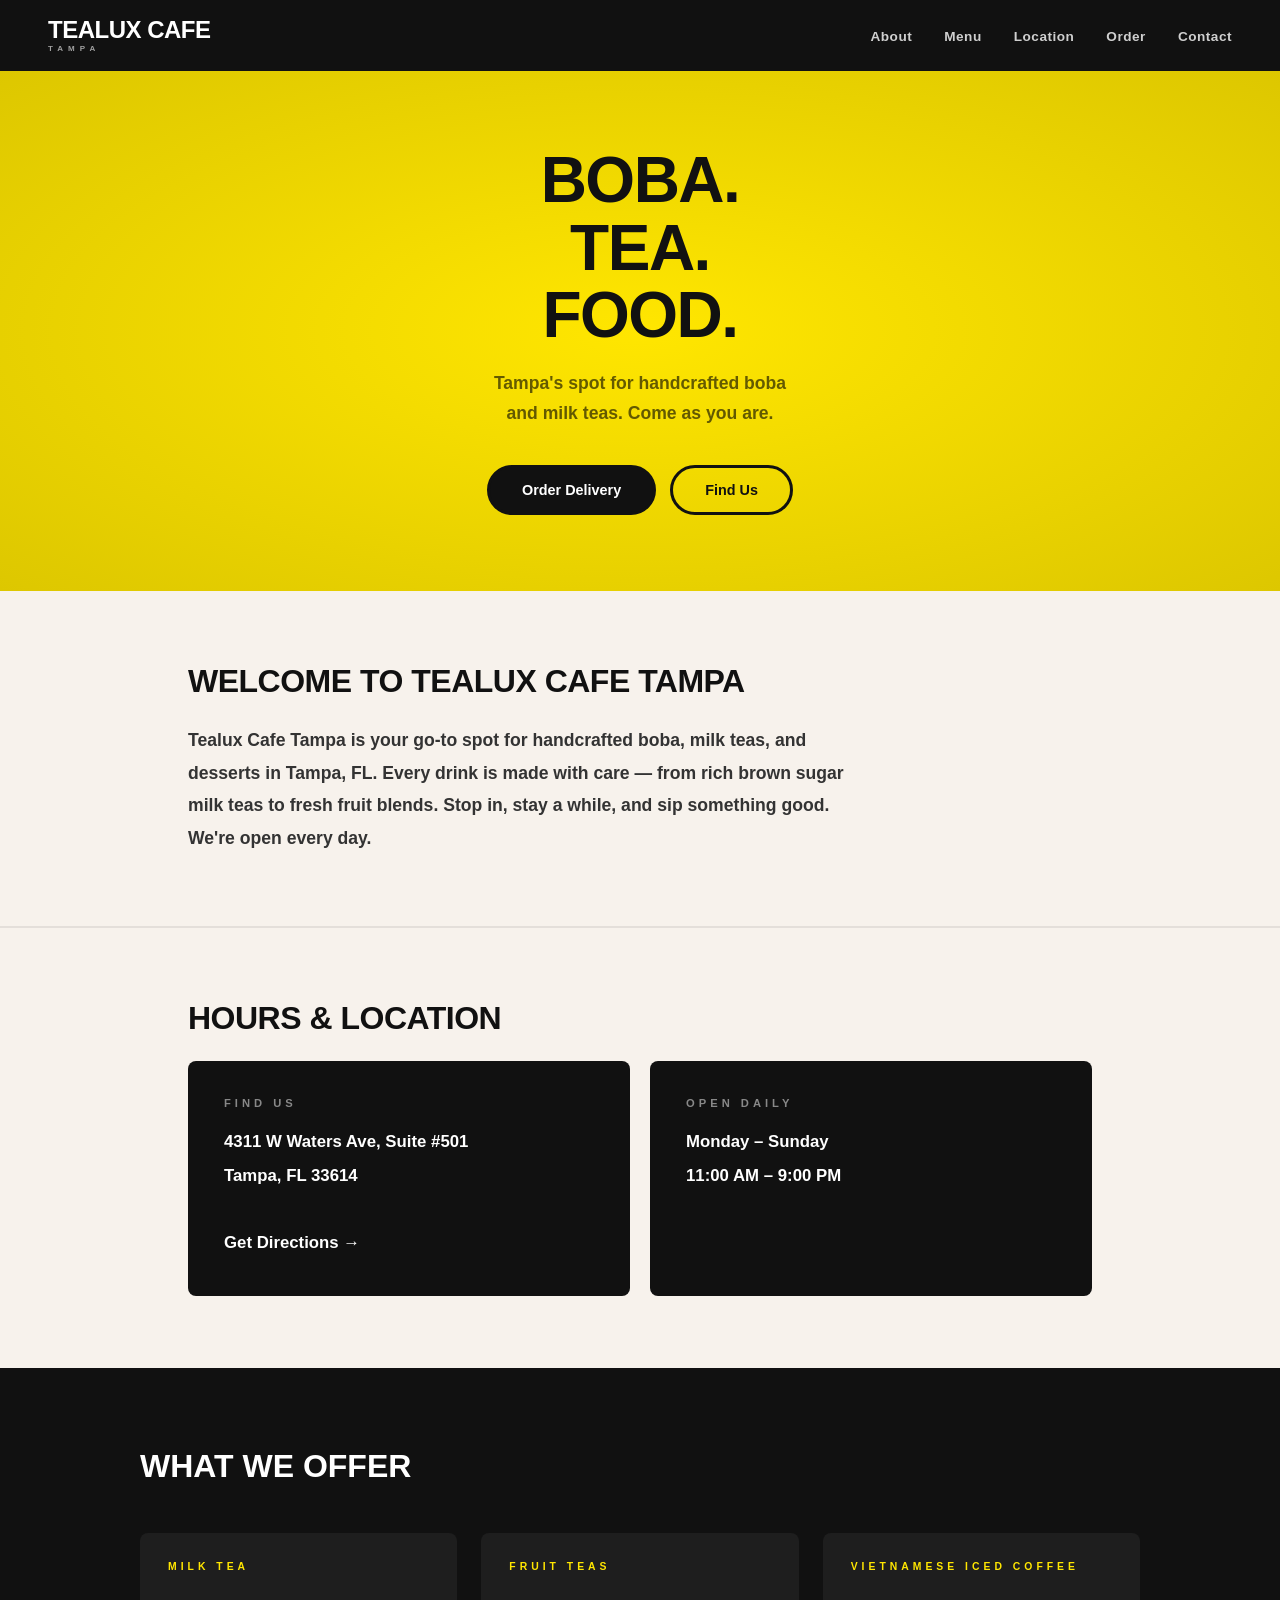
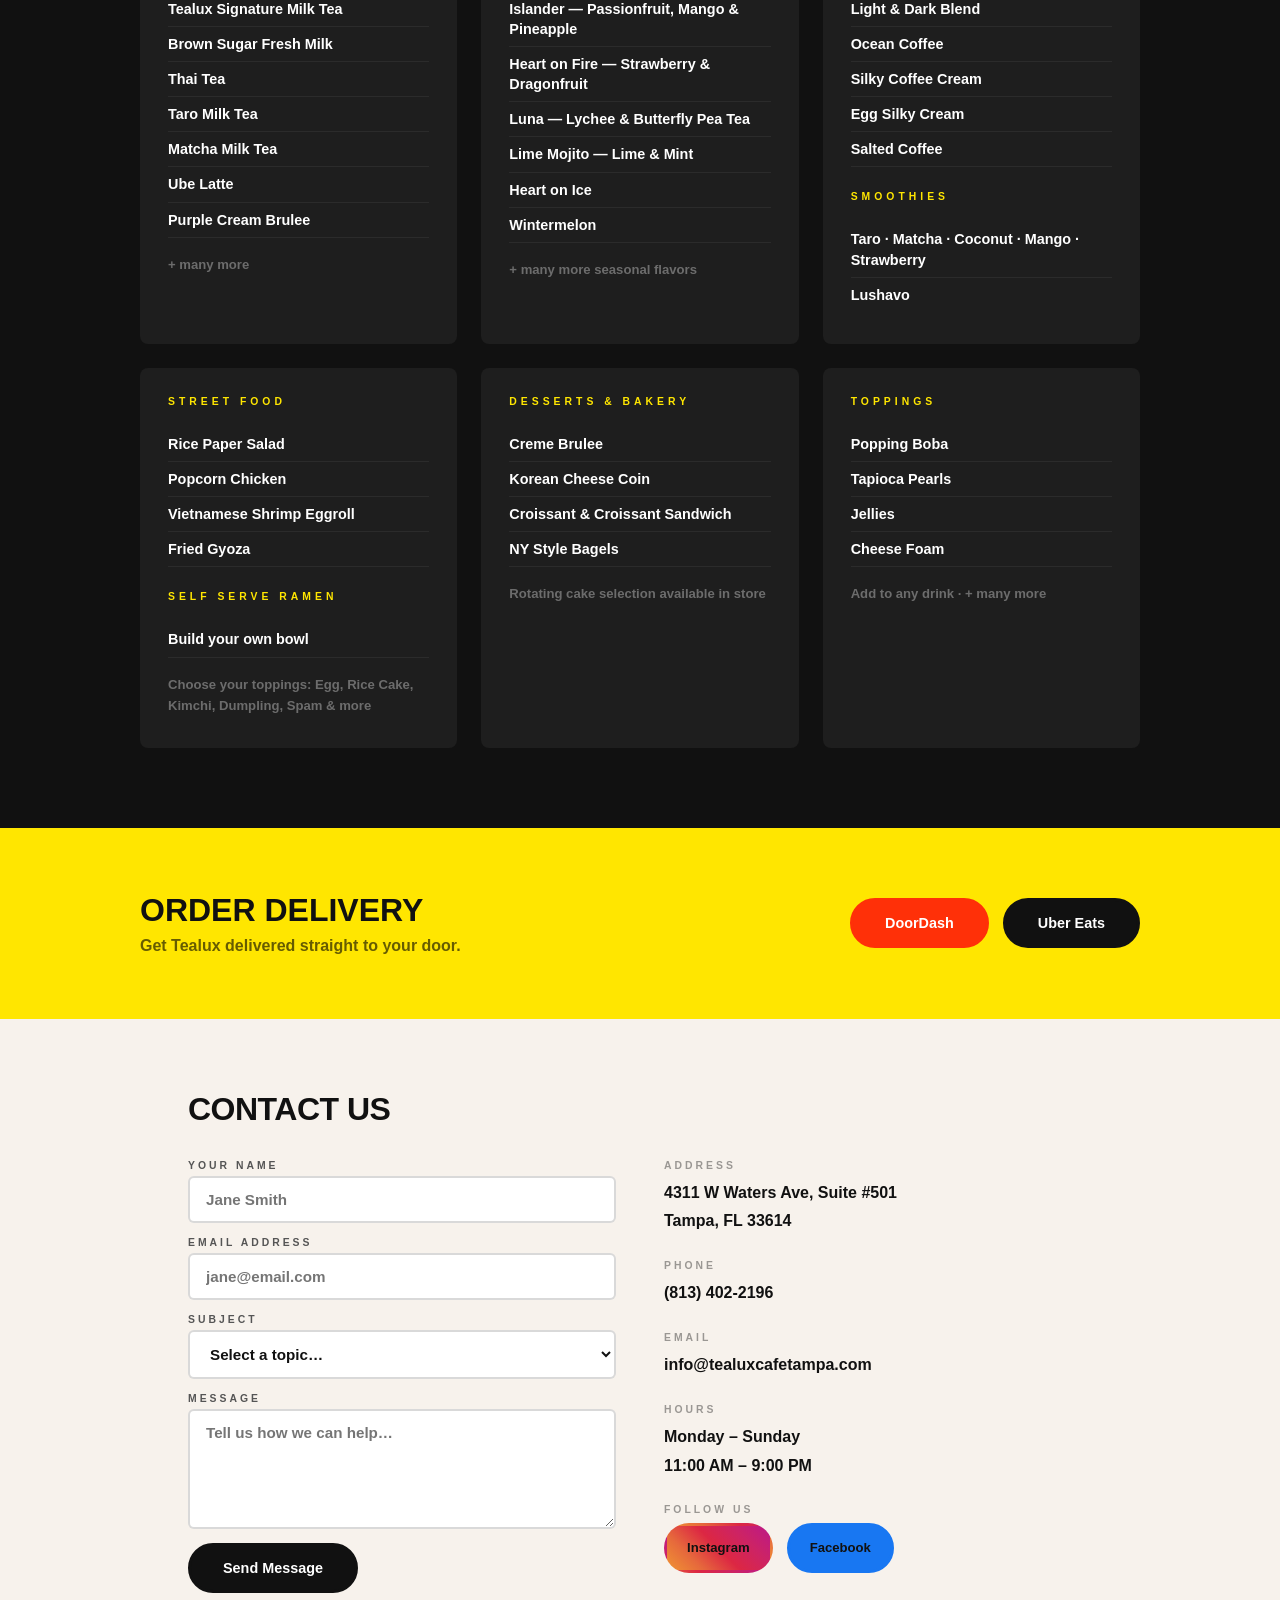
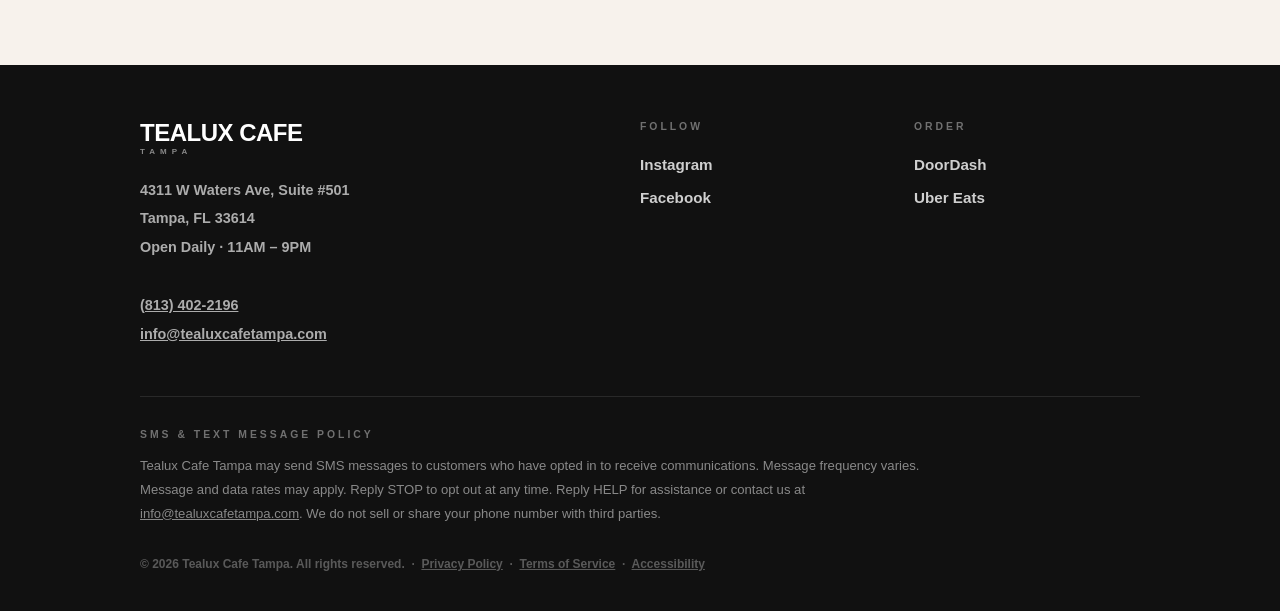
<file: index.html>
<!DOCTYPE html>
<html lang="en">
<head>
  <meta charset="UTF-8" />
  <meta name="viewport" content="width=device-width, initial-scale=1.0" />
  <title>Tealux Cafe Tampa | Boba, Milk Tea & Desserts</title>
  <meta name="description" content="Tealux Cafe Tampa — handcrafted boba, milk tea, and desserts at 4311 W Waters Ave, Tampa FL. Open daily 11AM–9PM." />
  <meta name="theme-color" content="#111111" />
  <style>
    :root {
      --crimson:  #FFE600;
      --crimson2: #DDC700;
      --black:    #111111;
      --white:    #FFFFFF;
      --cream:    #F7F2EC;
      --gold:     #FFE600;
    }

    /* ── ADA / ACCESSIBILITY ── */
    .skip-link {
      position: absolute;
      top: -100px;
      left: 0;
      background: var(--gold);
      color: var(--black);
      padding: 12px 20px;
      font-weight: 900;
      font-size: 0.9rem;
      z-index: 9999;
      text-decoration: none;
      border-radius: 0 0 6px 0;
    }
    .skip-link:focus { top: 0; }

    *:focus-visible {
      outline: 3px solid var(--gold);
      outline-offset: 3px;
    }

    * { margin: 0; padding: 0; box-sizing: border-box; }

    body {
      font-family: 'Arial Black', 'Arial', sans-serif;
      background: var(--cream);
      color: var(--black);
    }

    /* ── NAV ── */
    nav {
      background: var(--black);
      padding: 18px 48px;
      display: flex;
      align-items: center;
      justify-content: space-between;
      position: sticky;
      top: 0;
      z-index: 100;
    }

    .logo {
      text-decoration: none;
      color: var(--white);
      line-height: 1;
    }
    .logo-main {
      font-size: 1.5rem;
      font-weight: 900;
      letter-spacing: -0.5px;
      display: block;
    }
    .logo-sub {
      font-size: 0.5rem;
      letter-spacing: 5px;
      font-weight: 700;
      opacity: 0.6;
      display: block;
      margin-top: 3px;
    }

    nav ul {
      list-style: none;
      display: flex;
      gap: 32px;
    }
    nav ul a {
      text-decoration: none;
      color: var(--white);
      font-weight: 700;
      font-size: 0.85rem;
      letter-spacing: 0.5px;
      opacity: 0.8;
    }
    nav ul a:hover { opacity: 1; }

    /* ── HERO ── */
    .hero {
      background: radial-gradient(ellipse at center, var(--gold) 0%, var(--crimson2) 100%);
      display: flex;
      flex-direction: column;
      justify-content: center;
      align-items: center;
      text-align: center;
      min-height: 520px;
      padding: 60px 72px;
    }
    .hero-text {
      max-width: 640px;
      margin: 0 auto;
    }
    .hero-text .btn-row {
      justify-content: center;
    }
    .hero-text h1 {
      font-size: 4rem;
      font-weight: 900;
      color: var(--black);
      line-height: 1.05;
      letter-spacing: -1.5px;
      margin-bottom: 20px;
    }
    .hero-text p {
      font-size: 1.1rem;
      font-weight: 600;
      color: rgba(0,0,0,0.6);
      line-height: 1.7;
      margin-bottom: 36px;
    }

    /* ── BUTTONS ── */
    .btn {
      display: inline-block;
      padding: 14px 32px;
      border-radius: 50px;
      font-family: 'Arial Black', Arial, sans-serif;
      font-weight: 900;
      font-size: 0.9rem;
      text-decoration: none;
      transition: all 0.15s;
      cursor: pointer;
    }
    .btn-white {
      background: var(--white);
      color: var(--black);
      border: 3px solid var(--white);
    }
    .btn-white:hover {
      background: transparent;
      color: var(--white);
    }
    .btn-outline-dark {
      background: transparent;
      color: var(--black);
      border: 3px solid var(--black);
    }
    .btn-outline-dark:hover {
      background: var(--black);
      color: var(--white);
    }
    .btn-dark {
      background: var(--black);
      color: var(--white);
      border: 3px solid var(--black);
    }
    .btn-dark:hover {
      background: transparent;
      color: var(--black);
    }
    .btn-crimson {
      background: var(--crimson);
      color: var(--black);
      border: 3px solid var(--crimson);
    }
    .btn-crimson:hover {
      background: transparent;
      color: var(--crimson);
    }
    .btn-instagram {
      background: linear-gradient(45deg, #f09433 0%, #e6683c 25%, #dc2743 50%, #cc2366 75%, #bc1888 100%);
      color: var(--white);
      border: 3px solid transparent;
    }
    .btn-instagram:hover { opacity: 0.85; }
    .btn-facebook {
      background: #1877F2;
      color: var(--white);
      border: 3px solid #1877F2;
    }
    .btn-facebook:hover {
      background: transparent;
      color: #1877F2;
    }
    .btn-doordash {
      background: #FF3008;
      color: var(--white);
      border: 3px solid #FF3008;
    }
    .btn-doordash:hover {
      background: transparent;
      color: #FF3008;
    }
    .btn-ubereats {
      background: var(--black);
      color: var(--white);
      border: 3px solid var(--black);
    }
    .btn-ubereats:hover {
      background: transparent;
      color: var(--black);
    }

    .btn-row {
      display: flex;
      gap: 14px;
      flex-wrap: wrap;
    }

    /* ── DIVIDER ── */
    hr { border: none; border-top: 2px solid rgba(0,0,0,0.08); }

    /* ── SECTIONS ── */
    section {
      max-width: 1000px;
      margin: 0 auto;
      padding: 72px 48px;
    }
    section h2 {
      font-size: 2rem;
      font-weight: 900;
      text-transform: uppercase;
      letter-spacing: -0.5px;
      margin-bottom: 24px;
    }

    /* ── ABOUT ── */
    .about-text {
      font-size: 1.1rem;
      font-weight: 600;
      line-height: 1.85;
      max-width: 660px;
      color: #333;
    }

    /* ── INFO CARDS ── */
    .info-grid {
      display: grid;
      grid-template-columns: 1fr 1fr;
      gap: 20px;
    }
    .info-card {
      background: var(--black);
      color: var(--white);
      padding: 36px;
      border-radius: 8px;
    }
    .info-card h3 {
      font-size: 0.7rem;
      letter-spacing: 4px;
      text-transform: uppercase;
      margin-bottom: 16px;
      opacity: 0.5;
    }
    .info-card p, .info-card a {
      font-size: 1.05rem;
      font-weight: 700;
      line-height: 2;
      color: var(--white);
      text-decoration: none;
    }
    .info-card a:hover { text-decoration: underline; }

    /* ── ORDER STRIP ── */
    .order-strip {
      background: var(--crimson);
      padding: 64px 48px;
    }
    .order-inner {
      max-width: 1000px;
      margin: 0 auto;
      display: flex;
      align-items: center;
      justify-content: space-between;
      gap: 32px;
      flex-wrap: wrap;
    }
    .order-inner h2 {
      font-size: 2rem;
      font-weight: 900;
      color: var(--black);
      text-transform: uppercase;
    }
    .order-inner p {
      font-size: 1rem;
      color: rgba(0,0,0,0.6);
      margin-top: 8px;
      font-weight: 600;
    }

    /* ── CONTACT ── */
    .contact-detail {
      font-size: 1.05rem;
      font-weight: 700;
      line-height: 2.4;
      margin-top: 28px;
    }
    .contact-detail a {
      color: var(--black);
      text-decoration: none;
    }
    .contact-detail a:hover { text-decoration: underline; }

    /* ── CONTACT FORM ── */
    .contact-layout {
      display: grid;
      grid-template-columns: 1fr 1fr;
      gap: 48px;
      margin-top: 32px;
      align-items: start;
    }
    .contact-form {
      display: flex;
      flex-direction: column;
      gap: 14px;
    }
    .contact-form label {
      font-size: 0.65rem;
      letter-spacing: 3px;
      text-transform: uppercase;
      font-weight: 900;
      color: #555;
      display: block;
      margin-bottom: 5px;
    }
    .contact-form input,
    .contact-form textarea,
    .contact-form select {
      width: 100%;
      padding: 13px 16px;
      font-family: 'Arial Black', Arial, sans-serif;
      font-weight: 700;
      font-size: 0.95rem;
      border: 2.5px solid rgba(0,0,0,0.15);
      border-radius: 6px;
      background: var(--white);
      color: var(--black);
      outline: none;
      transition: border-color 0.15s;
      box-sizing: border-box;
    }
    .contact-form input:focus,
    .contact-form textarea:focus,
    .contact-form select:focus {
      border-color: var(--gold);
    }
    .contact-form textarea {
      resize: vertical;
      min-height: 120px;
    }
    .contact-form .form-field { display: flex; flex-direction: column; }
    .contact-form .form-success {
      display: none;
      background: #e8f5e9;
      border: 2px solid #4caf50;
      border-radius: 6px;
      padding: 16px 20px;
      font-size: 0.95rem;
      font-weight: 700;
      color: #2e7d32;
    }
    .contact-info-block {
      display: flex;
      flex-direction: column;
      gap: 24px;
    }
    .contact-info-item h4 {
      font-size: 0.65rem;
      letter-spacing: 3px;
      text-transform: uppercase;
      opacity: 0.4;
      margin-bottom: 8px;
    }
    .contact-info-item p,
    .contact-info-item a {
      font-size: 1rem;
      font-weight: 700;
      line-height: 1.8;
      color: var(--black);
      text-decoration: none;
    }
    .contact-info-item a:hover { text-decoration: underline; }

    @media (max-width: 768px) {
      .contact-layout { grid-template-columns: 1fr; gap: 32px; }
    }

    /* ── FOOTER ── */
    footer {
      background: var(--black);
      color: var(--white);
      padding: 56px 48px 40px;
    }
    .footer-inner {
      max-width: 1000px;
      margin: 0 auto;
    }
    .footer-grid {
      display: grid;
      grid-template-columns: 2fr 1fr 1fr;
      gap: 48px;
      margin-bottom: 48px;
    }
    .footer-logo-main {
      font-size: 1.5rem;
      font-weight: 900;
      color: var(--white);
      letter-spacing: -0.5px;
      line-height: 1;
    }
    .footer-logo-sub {
      font-size: 0.5rem;
      letter-spacing: 5px;
      font-weight: 700;
      opacity: 0.5;
      display: block;
      margin-top: 3px;
    }
    .footer-addr {
      font-size: 0.9rem;
      font-weight: 600;
      line-height: 2;
      margin-top: 20px;
      opacity: 0.65;
    }
    .footer-addr a { color: var(--white); }
    .footer-col h4 {
      font-size: 0.65rem;
      letter-spacing: 3px;
      text-transform: uppercase;
      opacity: 0.4;
      margin-bottom: 16px;
    }
    .footer-col a {
      display: block;
      color: var(--white);
      text-decoration: none;
      font-size: 0.95rem;
      font-weight: 700;
      line-height: 2.2;
      opacity: 0.8;
    }
    .footer-col a:hover { opacity: 1; }

    .sms-policy {
      border-top: 1px solid rgba(255,255,255,0.1);
      padding-top: 32px;
    }
    .sms-policy h4 {
      font-size: 0.65rem;
      letter-spacing: 3px;
      text-transform: uppercase;
      opacity: 0.4;
      margin-bottom: 14px;
    }
    .sms-policy p {
      font-size: 0.82rem;
      font-weight: 500;
      line-height: 1.8;
      opacity: 0.5;
      max-width: 780px;
    }
    .sms-policy a { color: var(--white); }
    .footer-copy {
      margin-top: 32px;
      font-size: 0.75rem;
      opacity: 0.3;
      font-weight: 600;
    }

    /* ── MENU ── */
    .menu-wrap {
      background: var(--black);
      padding: 80px 48px;
    }
    .menu-inner {
      max-width: 1000px;
      margin: 0 auto;
    }
    .menu-inner > h2 {
      font-size: 2rem;
      font-weight: 900;
      text-transform: uppercase;
      color: var(--white);
      margin-bottom: 48px;
    }
    .menu-grid {
      display: grid;
      grid-template-columns: repeat(3, 1fr);
      gap: 24px;
    }
    .menu-card {
      background: #1e1e1e;
      border-radius: 8px;
      padding: 28px 28px 32px;
    }
    .menu-card h3 {
      font-size: 0.65rem;
      letter-spacing: 4px;
      text-transform: uppercase;
      color: var(--gold);
      margin-bottom: 20px;
    }
    .menu-item {
      padding: 7px 0;
      border-bottom: 1px solid rgba(255,255,255,0.06);
    }
    .menu-item:last-child { border-bottom: none; }
    .menu-item-name {
      font-size: 0.9rem;
      font-weight: 700;
      color: var(--white);
      line-height: 1.4;
    }
    .menu-item-new {
      font-size: 0.6rem;
      font-weight: 900;
      color: var(--gold);
      letter-spacing: 1px;
      margin-left: 4px;
      vertical-align: middle;
    }
    .menu-note {
      font-size: 0.82rem;
      font-weight: 600;
      color: rgba(255,255,255,0.35);
      margin-top: 16px;
      line-height: 1.6;
    }
    /* ── HAMBURGER BUTTON ── */
    .nav-toggle {
      display: none;
      flex-direction: column;
      gap: 5px;
      background: none;
      border: none;
      cursor: pointer;
      padding: 8px;
      min-width: 44px;
      min-height: 44px;
      align-items: center;
      justify-content: center;
    }
    .nav-toggle span {
      display: block;
      width: 24px;
      height: 2px;
      background: var(--white);
      transition: all 0.2s;
    }
    .nav-toggle.open span:nth-child(1) { transform: translateY(7px) rotate(45deg); }
    .nav-toggle.open span:nth-child(2) { opacity: 0; }
    .nav-toggle.open span:nth-child(3) { transform: translateY(-7px) rotate(-45deg); }

    /* ── MOBILE NAV DRAWER ── */
    .mobile-nav {
      display: none;
      background: var(--black);
      padding: 0 24px 24px;
    }
    .mobile-nav.open { display: block; }
    .mobile-nav a {
      display: block;
      color: var(--white);
      text-decoration: none;
      font-family: 'Arial Black', Arial, sans-serif;
      font-weight: 900;
      font-size: 1.1rem;
      padding: 14px 0;
      border-bottom: 1px solid rgba(255,255,255,0.08);
    }
    .mobile-nav a:last-child { border-bottom: none; }

    /* ── TOUCH TARGET SIZING (ADA — min 44×44px) ── */
    .btn { min-height: 44px; display: inline-flex; align-items: center; justify-content: center; }

    /* ── TABLET (768px) ── */
    @media (max-width: 768px) {
      /* Nav */
      nav { padding: 16px 24px; }
      nav ul { display: none; }
      .nav-toggle { display: flex; }

      /* Hero */
      .hero {
        padding: 48px 24px 0;
        min-height: auto;
      }
      .hero-text { max-width: none; }
      .hero-text h1 { font-size: 2.8rem; }

      /* Sections */
      section { padding: 48px 24px; }
      .info-grid { grid-template-columns: 1fr; }

      /* Menu */
      .menu-wrap { padding: 48px 24px; }
      .menu-grid { grid-template-columns: 1fr; }

      /* Order strip */
      .order-strip { padding: 48px 24px; }
      .order-inner { flex-direction: column; text-align: center; }
      .order-inner .btn-row { justify-content: center; }

      /* Footer */
      .footer-grid { grid-template-columns: 1fr; gap: 32px; }
      footer { padding: 40px 24px 32px; }
    }

    /* ── SMALL PHONES (400px) ── */
    @media (max-width: 400px) {
      .hero-text h1 { font-size: 2.2rem; }
      .hero-text p { font-size: 1rem; }
      .btn { padding: 14px 22px; font-size: 0.85rem; }
      section h2 { font-size: 1.6rem; }
      .menu-inner > h2 { font-size: 1.6rem; }
      .order-inner h2 { font-size: 1.6rem; }
    }
  </style>
</head>
<body>

  <!-- SKIP LINK (ADA) -->
  <a href="#main-content" class="skip-link">Skip to main content</a>

  <!-- NAV -->
  <nav role="navigation" aria-label="Main navigation">
    <a href="#" class="logo">
      <span class="logo-main">TEALUX CAFE</span>
      <span class="logo-sub">TAMPA</span>
    </a>
    <ul>
      <li><a href="#about">About</a></li>
      <li><a href="#menu">Menu</a></li>
      <li><a href="#location">Location</a></li>
      <li><a href="#order">Order</a></li>
      <li><a href="#contact">Contact</a></li>
    </ul>
    <button class="nav-toggle" aria-label="Toggle navigation menu" aria-expanded="false" aria-controls="mobile-nav">
      <span></span><span></span><span></span>
    </button>
  </nav>
  <div class="mobile-nav" id="mobile-nav" role="navigation" aria-label="Mobile navigation">
    <a href="#about" class="mobile-nav-link">About</a>
    <a href="#menu" class="mobile-nav-link">Menu</a>
    <a href="#location" class="mobile-nav-link">Location</a>
    <a href="#order" class="mobile-nav-link">Order</a>
    <a href="#contact" class="mobile-nav-link">Contact</a>
  </div>

  <!-- HERO -->
  <main id="main-content">
  <div class="hero" role="banner">
    <div class="hero-text">
      <h1>BOBA.<br>TEA.<br>FOOD.</h1>
      <p>
        Tampa's spot for handcrafted boba<br>
        and milk teas. Come as you are.
      </p>
      <div class="btn-row">
        <a href="#order" class="btn btn-dark">Order Delivery</a>
        <a href="#location" class="btn btn-outline-dark">Find Us</a>
      </div>
    </div>
  </div>

  <!-- ABOUT -->
  <section id="about">
    <h2>Welcome to Tealux Cafe Tampa</h2>
    <p class="about-text">
      Tealux Cafe Tampa is your go-to spot for handcrafted boba, milk teas, and desserts in Tampa, FL.
      Every drink is made with care — from rich brown sugar milk teas to fresh fruit blends.
      Stop in, stay a while, and sip something good. We're open every day.
    </p>
  </section>

  <hr />

  <!-- HOURS & LOCATION -->
  <section id="location">
    <h2>Hours &amp; Location</h2>
    <div class="info-grid">
      <div class="info-card">
        <h3>Find Us</h3>
        <p>
          4311 W Waters Ave, Suite #501<br>
          Tampa, FL 33614<br><br>
          <a href="https://maps.google.com/?q=4311+W+Waters+Ave+Suite+501+Tampa+FL+33614" target="_blank">Get Directions →</a>
        </p>
      </div>
      <div class="info-card">
        <h3>Open Daily</h3>
        <p>
          Monday – Sunday<br>
          11:00 AM – 9:00 PM
        </p>
      </div>
    </div>
  </section>

  <!-- MENU -->
  <div class="menu-wrap" id="menu">
    <div class="menu-inner">
      <h2>What We Offer</h2>
      <div class="menu-grid">

        <!-- DRINKS -->
        <div class="menu-card">
          <h3>Milk Tea</h3>
          <div class="menu-item"><span class="menu-item-name">Tealux Signature Milk Tea</span></div>
          <div class="menu-item"><span class="menu-item-name">Brown Sugar Fresh Milk</span></div>
          <div class="menu-item"><span class="menu-item-name">Thai Tea</span></div>
          <div class="menu-item"><span class="menu-item-name">Taro Milk Tea</span></div>
          <div class="menu-item"><span class="menu-item-name">Matcha Milk Tea</span></div>
          <div class="menu-item"><span class="menu-item-name">Ube Latte</span></div>
          <div class="menu-item"><span class="menu-item-name">Purple Cream Brulee</span></div>
          <p class="menu-note">+ many more</p>
        </div>

        <div class="menu-card">
          <h3>Fruit Teas</h3>
          <div class="menu-item"><span class="menu-item-name">Islander — Passionfruit, Mango &amp; Pineapple</span></div>
          <div class="menu-item"><span class="menu-item-name">Heart on Fire — Strawberry &amp; Dragonfruit</span></div>
          <div class="menu-item"><span class="menu-item-name">Luna — Lychee &amp; Butterfly Pea Tea</span></div>
          <div class="menu-item"><span class="menu-item-name">Lime Mojito — Lime &amp; Mint</span></div>
          <div class="menu-item"><span class="menu-item-name">Heart on Ice</span></div>
          <div class="menu-item"><span class="menu-item-name">Wintermelon</span></div>
          <p class="menu-note">+ many more seasonal flavors</p>
        </div>

        <div class="menu-card">
          <h3>Vietnamese Iced Coffee</h3>
          <div class="menu-item"><span class="menu-item-name">Light &amp; Dark Blend</span></div>
          <div class="menu-item"><span class="menu-item-name">Ocean Coffee</span></div>
          <div class="menu-item"><span class="menu-item-name">Silky Coffee Cream</span></div>
          <div class="menu-item"><span class="menu-item-name">Egg Silky Cream</span></div>
          <div class="menu-item"><span class="menu-item-name">Salted Coffee</span></div>
          <h3 style="margin-top:24px;">Smoothies</h3>
          <div class="menu-item"><span class="menu-item-name">Taro · Matcha · Coconut · Mango · Strawberry</span></div>
          <div class="menu-item"><span class="menu-item-name">Lushavo</span></div>
        </div>

        <!-- FOOD -->
        <div class="menu-card">
          <h3>Street Food</h3>
          <div class="menu-item"><span class="menu-item-name">Rice Paper Salad</span></div>
          <div class="menu-item"><span class="menu-item-name">Popcorn Chicken</span></div>
          <div class="menu-item"><span class="menu-item-name">Vietnamese Shrimp Eggroll</span></div>
          <div class="menu-item"><span class="menu-item-name">Fried Gyoza</span></div>
          <h3 style="margin-top:24px;">Self Serve Ramen</h3>
          <div class="menu-item"><span class="menu-item-name">Build your own bowl</span></div>
          <p class="menu-note">Choose your toppings: Egg, Rice Cake, Kimchi, Dumpling, Spam &amp; more</p>
        </div>

        <!-- DESSERTS -->
        <div class="menu-card">
          <h3>Desserts &amp; Bakery</h3>
          <div class="menu-item"><span class="menu-item-name">Creme Brulee</span></div>
          <div class="menu-item"><span class="menu-item-name">Korean Cheese Coin</span></div>
          <div class="menu-item"><span class="menu-item-name">Croissant &amp; Croissant Sandwich</span></div>
          <div class="menu-item"><span class="menu-item-name">NY Style Bagels</span></div>
          <p class="menu-note">Rotating cake selection available in store</p>
        </div>

        <!-- TOPPINGS -->
        <div class="menu-card">
          <h3>Toppings</h3>
          <div class="menu-item"><span class="menu-item-name">Popping Boba</span></div>
          <div class="menu-item"><span class="menu-item-name">Tapioca Pearls</span></div>
          <div class="menu-item"><span class="menu-item-name">Jellies</span></div>
          <div class="menu-item"><span class="menu-item-name">Cheese Foam</span></div>
          <p class="menu-note">Add to any drink · + many more</p>
        </div>

      </div>
    </div>
  </div>

  <!-- ORDER STRIP -->
  <div class="order-strip" id="order">
    <div class="order-inner">
      <div>
        <h2>Order Delivery</h2>
        <p>Get Tealux delivered straight to your door.</p>
      </div>
      <div class="btn-row">
        <a href="https://www.doordash.com/store/tea-lux-tampa-24290466/" target="_blank" class="btn btn-doordash">DoorDash</a>
        <a href="https://www.ubereats.com/store/tealux-cafe4311-west-waters-avenue/DGooevAiWsmBIh7hAAaFsQ" target="_blank" class="btn btn-ubereats">Uber Eats</a>
      </div>
    </div>
  </div>

  <!-- CONTACT & SOCIAL -->
  <section id="contact">
    <h2>Contact Us</h2>
    <div class="contact-layout">

      <!-- FORM -->
      <div>
        <form
          name="contact"
          method="POST"
          data-netlify="true"
          netlify-honeypot="bot-field"
          class="contact-form"
          id="contact-form"
        >
          <input type="hidden" name="form-name" value="contact" />
          <p style="display:none;"><label>Don't fill this out: <input name="bot-field" /></label></p>

          <div class="form-field">
            <label for="contact-name">Your Name</label>
            <input type="text" id="contact-name" name="name" placeholder="Jane Smith" required />
          </div>

          <div class="form-field">
            <label for="contact-email">Email Address</label>
            <input type="email" id="contact-email" name="email" placeholder="jane@email.com" required />
          </div>

          <div class="form-field">
            <label for="contact-subject">Subject</label>
            <select id="contact-subject" name="subject" required>
              <option value="" disabled selected>Select a topic…</option>
              <option value="General Question">General Question</option>
              <option value="Menu / Hours">Menu / Hours</option>
              <option value="Event / Party Inquiry">Event / Party Inquiry</option>
              <option value="Catering">Catering</option>
              <option value="Photobooth">Photobooth</option>
              <option value="Other">Other</option>
            </select>
          </div>

          <div class="form-field">
            <label for="contact-message">Message</label>
            <textarea id="contact-message" name="message" placeholder="Tell us how we can help…" required></textarea>
          </div>

          <button type="submit" class="btn btn-dark" style="align-self:flex-start;">Send Message</button>

          <div class="form-success" id="form-success">
            Thanks! We'll get back to you within 1–2 business days.
          </div>
        </form>
      </div>

      <!-- INFO -->
      <div class="contact-info-block">
        <div class="contact-info-item">
          <h4>Address</h4>
          <p>4311 W Waters Ave, Suite #501<br>Tampa, FL 33614</p>
        </div>
        <div class="contact-info-item">
          <h4>Phone</h4>
          <a href="tel:+18134022196">(813) 402-2196</a>
        </div>
        <div class="contact-info-item">
          <h4>Email</h4>
          <a href="mailto:info@tealuxcafetampa.com">info@tealuxcafetampa.com</a>
        </div>
        <div class="contact-info-item">
          <h4>Hours</h4>
          <p>Monday – Sunday<br>11:00 AM – 9:00 PM</p>
        </div>
        <div class="contact-info-item">
          <h4>Follow Us</h4>
          <div class="btn-row">
            <a href="https://www.instagram.com/tealuxcafe.tampa/" target="_blank" class="btn btn-instagram" style="font-size:0.82rem; padding:10px 20px;">Instagram</a>
            <a href="https://www.facebook.com/tealuxcafetampa/" target="_blank" class="btn btn-facebook" style="font-size:0.82rem; padding:10px 20px;">Facebook</a>
          </div>
        </div>
      </div>

    </div>
  </section>

  </main>

  <!-- FOOTER -->
  <footer role="contentinfo">
    <div class="footer-inner">
      <div class="footer-grid">
        <div>
          <div class="footer-logo-main">TEALUX CAFE<span class="footer-logo-sub">TAMPA</span></div>
          <p class="footer-addr">
            4311 W Waters Ave, Suite #501<br>
            Tampa, FL 33614<br>
            Open Daily · 11AM – 9PM<br><br>
            <a href="tel:+18134022196">(813) 402-2196</a><br>
            <a href="mailto:info@tealuxcafetampa.com">info@tealuxcafetampa.com</a>
          </p>
        </div>
        <div class="footer-col">
          <h4>Follow</h4>
          <a href="https://www.instagram.com/tealuxcafe.tampa/" target="_blank">Instagram</a>
          <a href="https://www.facebook.com/tealuxcafetampa/" target="_blank">Facebook</a>
        </div>
        <div class="footer-col">
          <h4>Order</h4>
          <a href="https://www.doordash.com/store/tea-lux-tampa-24290466/" target="_blank">DoorDash</a>
          <a href="https://www.ubereats.com/store/tealux-cafe4311-west-waters-avenue/DGooevAiWsmBIh7hAAaFsQ" target="_blank">Uber Eats</a>
        </div>
      </div>

      <div class="sms-policy">
        <h4>SMS &amp; Text Message Policy</h4>
        <p>
          Tealux Cafe Tampa may send SMS messages to customers who have opted in to receive communications.
          Message frequency varies. Message and data rates may apply. Reply STOP to opt out at any time.
          Reply HELP for assistance or contact us at
          <a href="mailto:info@tealuxcafetampa.com">info@tealuxcafetampa.com</a>.
          We do not sell or share your phone number with third parties.
        </p>
      </div>

      <p class="footer-copy">
        © 2026 Tealux Cafe Tampa. All rights reserved. &nbsp;·&nbsp;
        <a href="privacy.html" style="color:inherit; text-decoration:underline;">Privacy Policy</a> &nbsp;·&nbsp;
        <a href="terms.html" style="color:inherit; text-decoration:underline;">Terms of Service</a> &nbsp;·&nbsp;
        <a href="accessibility.html" style="color:inherit; text-decoration:underline;">Accessibility</a>
      </p>
    </div>
  </footer>

  <script>
    // Mobile nav toggle
    const toggle = document.querySelector('.nav-toggle');
    const mobileNav = document.getElementById('mobile-nav');
    toggle.addEventListener('click', () => {
      const open = mobileNav.classList.toggle('open');
      toggle.classList.toggle('open', open);
      toggle.setAttribute('aria-expanded', open);
    });
    document.querySelectorAll('.mobile-nav-link').forEach(link => {
      link.addEventListener('click', () => {
        mobileNav.classList.remove('open');
        toggle.classList.remove('open');
        toggle.setAttribute('aria-expanded', 'false');
      });
    });

    // Contact form — async submit so we stay on the page
    const contactForm = document.getElementById('contact-form');
    const formSuccess = document.getElementById('form-success');
    if (contactForm) {
      contactForm.addEventListener('submit', async (e) => {
        e.preventDefault();
        const data = new FormData(contactForm);
        try {
          await fetch('/', {
            method: 'POST',
            headers: { 'Content-Type': 'application/x-www-form-urlencoded' },
            body: new URLSearchParams(data).toString(),
          });
          contactForm.reset();
          formSuccess.style.display = 'block';
          contactForm.querySelector('button[type="submit"]').style.display = 'none';
        } catch {
          alert('Something went wrong. Please email us directly at info@tealuxcafetampa.com');
        }
      });
    }
  </script>
</body>
</html>
</file>
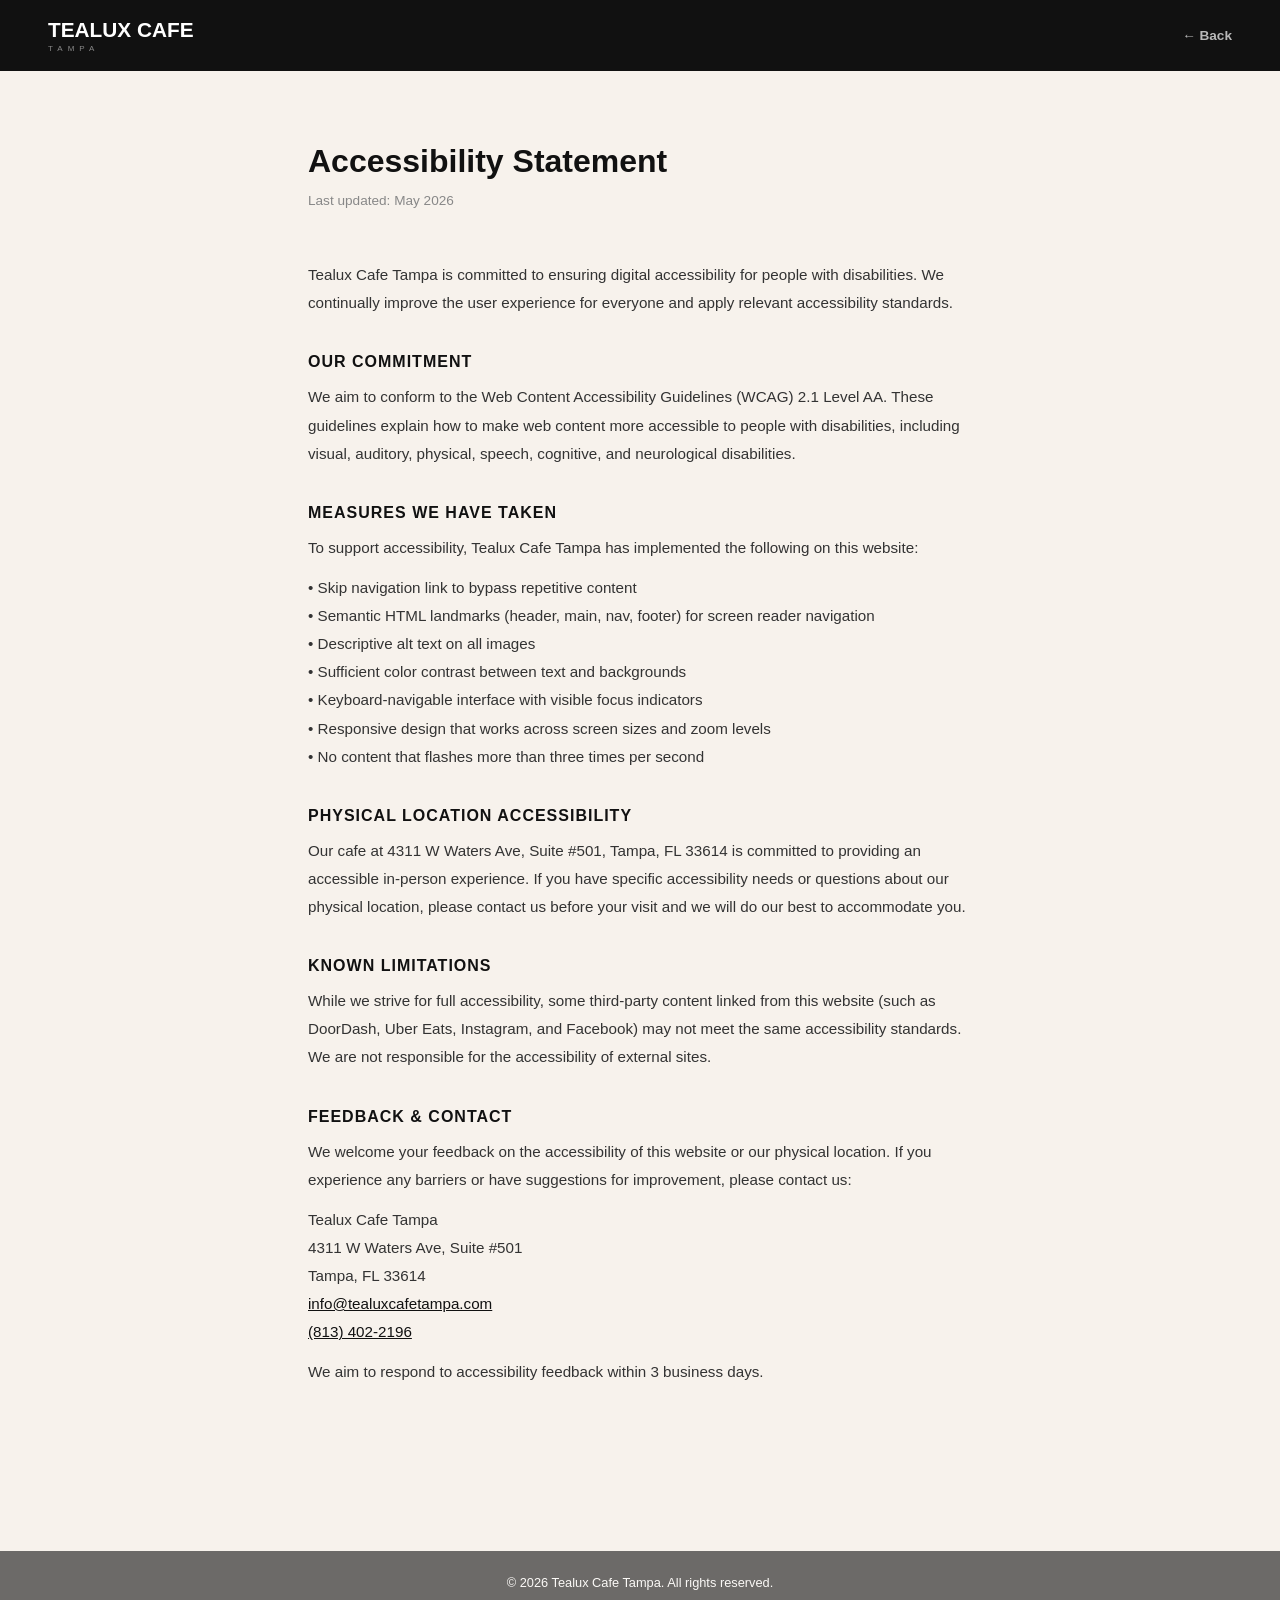
<file: accessibility.html>
<!DOCTYPE html>
<html lang="en">
<head>
  <meta charset="UTF-8" />
  <meta name="viewport" content="width=device-width, initial-scale=1.0" />
  <title>Accessibility Statement — Tealux Cafe Tampa</title>
  <style>
    :root { --black: #111111; --cream: #F7F2EC; --gold: #D4B700; }
    * { margin: 0; padding: 0; box-sizing: border-box; }
    body { font-family: Arial, sans-serif; background: var(--cream); color: var(--black); }
    nav {
      background: var(--black); padding: 18px 48px;
      display: flex; align-items: center; justify-content: space-between;
    }
    .logo { text-decoration: none; color: #fff; font-family: 'Arial Black', Arial, sans-serif; }
    .logo-main { font-size: 1.3rem; font-weight: 900; display: block; }
    .logo-sub { font-size: 0.5rem; letter-spacing: 5px; opacity: 0.5; display: block; margin-top: 2px; }
    nav a.back { color: #fff; text-decoration: none; font-size: 0.85rem; font-weight: 700; opacity: 0.7; }
    nav a.back:hover { opacity: 1; }
    .content { max-width: 760px; margin: 0 auto; padding: 72px 48px; }
    h1 { font-family: 'Arial Black', Arial, sans-serif; font-size: 2rem; font-weight: 900; margin-bottom: 8px; }
    .updated { font-size: 0.85rem; color: #888; margin-bottom: 48px; }
    h2 { font-family: 'Arial Black', Arial, sans-serif; font-size: 1rem; font-weight: 900; text-transform: uppercase;
         letter-spacing: 1px; margin: 36px 0 12px; }
    p { font-size: 0.95rem; line-height: 1.85; color: #333; margin-bottom: 12px; }
    a { color: var(--black); }
    footer { background: var(--black); color: #fff; text-align: center; padding: 24px;
             font-size: 0.8rem; opacity: 0.6; margin-top: 80px; }
    @media (max-width: 600px) { .content { padding: 48px 24px; } nav { padding: 16px 24px; } }
  </style>
</head>
<body>
  <nav>
    <a href="index.html" class="logo">
      <span class="logo-main">TEALUX CAFE</span>
      <span class="logo-sub">TAMPA</span>
    </a>
    <a href="index.html" class="back">← Back</a>
  </nav>

  <div class="content">
    <h1>Accessibility Statement</h1>
    <p class="updated">Last updated: May 2026</p>

    <p>Tealux Cafe Tampa is committed to ensuring digital accessibility for people with disabilities. We continually improve the user experience for everyone and apply relevant accessibility standards.</p>

    <h2>Our Commitment</h2>
    <p>We aim to conform to the Web Content Accessibility Guidelines (WCAG) 2.1 Level AA. These guidelines explain how to make web content more accessible to people with disabilities, including visual, auditory, physical, speech, cognitive, and neurological disabilities.</p>

    <h2>Measures We Have Taken</h2>
    <p>To support accessibility, Tealux Cafe Tampa has implemented the following on this website:</p>
    <p>• Skip navigation link to bypass repetitive content<br>
       • Semantic HTML landmarks (header, main, nav, footer) for screen reader navigation<br>
       • Descriptive alt text on all images<br>
       • Sufficient color contrast between text and backgrounds<br>
       • Keyboard-navigable interface with visible focus indicators<br>
       • Responsive design that works across screen sizes and zoom levels<br>
       • No content that flashes more than three times per second</p>

    <h2>Physical Location Accessibility</h2>
    <p>Our cafe at 4311 W Waters Ave, Suite #501, Tampa, FL 33614 is committed to providing an accessible in-person experience. If you have specific accessibility needs or questions about our physical location, please contact us before your visit and we will do our best to accommodate you.</p>

    <h2>Known Limitations</h2>
    <p>While we strive for full accessibility, some third-party content linked from this website (such as DoorDash, Uber Eats, Instagram, and Facebook) may not meet the same accessibility standards. We are not responsible for the accessibility of external sites.</p>

    <h2>Feedback & Contact</h2>
    <p>We welcome your feedback on the accessibility of this website or our physical location. If you experience any barriers or have suggestions for improvement, please contact us:</p>
    <p>
      Tealux Cafe Tampa<br>
      4311 W Waters Ave, Suite #501<br>
      Tampa, FL 33614<br>
      <a href="mailto:info@tealuxcafetampa.com">info@tealuxcafetampa.com</a><br>
      <a href="tel:+18134022196">(813) 402-2196</a>
    </p>
    <p>We aim to respond to accessibility feedback within 3 business days.</p>
  </div>

  <footer>© 2026 Tealux Cafe Tampa. All rights reserved.</footer>
</body>
</html>
</file>
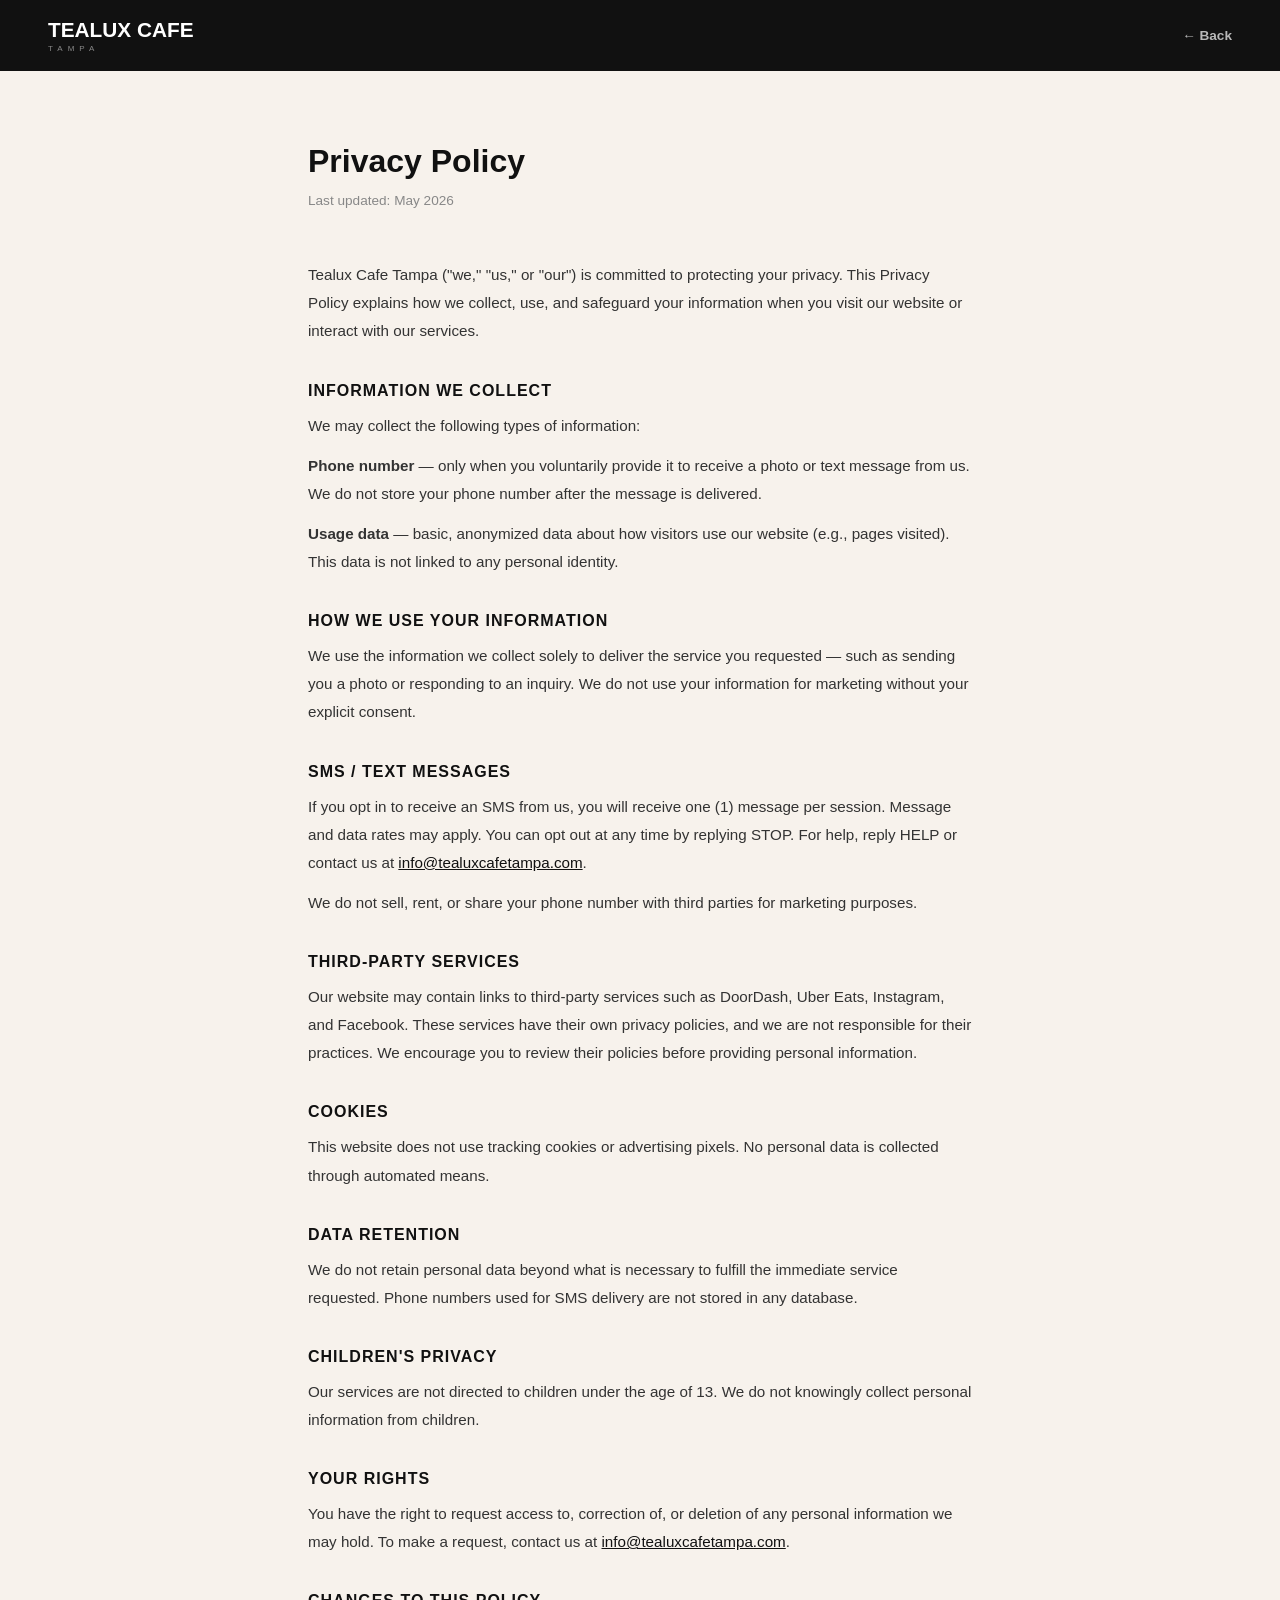
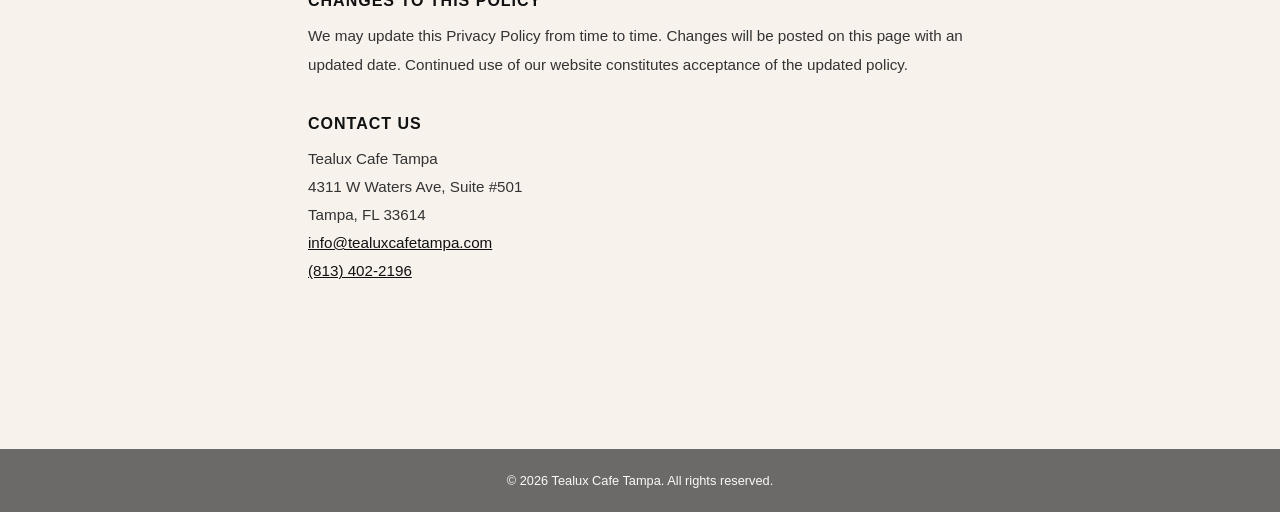
<file: privacy.html>
<!DOCTYPE html>
<html lang="en">
<head>
  <meta charset="UTF-8" />
  <meta name="viewport" content="width=device-width, initial-scale=1.0" />
  <title>Privacy Policy — Tealux Cafe Tampa</title>
  <style>
    :root { --black: #111111; --cream: #F7F2EC; --gold: #D4B700; }
    * { margin: 0; padding: 0; box-sizing: border-box; }
    body { font-family: Arial, sans-serif; background: var(--cream); color: var(--black); }
    nav {
      background: var(--black); padding: 18px 48px;
      display: flex; align-items: center; justify-content: space-between;
    }
    .logo { text-decoration: none; color: #fff; font-family: 'Arial Black', Arial, sans-serif; }
    .logo-main { font-size: 1.3rem; font-weight: 900; display: block; }
    .logo-sub { font-size: 0.5rem; letter-spacing: 5px; opacity: 0.5; display: block; margin-top: 2px; }
    nav a.back { color: #fff; text-decoration: none; font-size: 0.85rem; font-weight: 700; opacity: 0.7; }
    nav a.back:hover { opacity: 1; }
    .content { max-width: 760px; margin: 0 auto; padding: 72px 48px; }
    h1 { font-family: 'Arial Black', Arial, sans-serif; font-size: 2rem; font-weight: 900; margin-bottom: 8px; }
    .updated { font-size: 0.85rem; color: #888; margin-bottom: 48px; }
    h2 { font-family: 'Arial Black', Arial, sans-serif; font-size: 1rem; font-weight: 900; text-transform: uppercase;
         letter-spacing: 1px; margin: 36px 0 12px; }
    p { font-size: 0.95rem; line-height: 1.85; color: #333; margin-bottom: 12px; }
    a { color: var(--black); }
    footer { background: var(--black); color: #fff; text-align: center; padding: 24px;
             font-size: 0.8rem; opacity: 0.6; margin-top: 80px; }
    @media (max-width: 600px) { .content { padding: 48px 24px; } nav { padding: 16px 24px; } }
  </style>
</head>
<body>
  <nav>
    <a href="index.html" class="logo">
      <span class="logo-main">TEALUX CAFE</span>
      <span class="logo-sub">TAMPA</span>
    </a>
    <a href="index.html" class="back">← Back</a>
  </nav>

  <div class="content">
    <h1>Privacy Policy</h1>
    <p class="updated">Last updated: May 2026</p>

    <p>Tealux Cafe Tampa ("we," "us," or "our") is committed to protecting your privacy. This Privacy Policy explains how we collect, use, and safeguard your information when you visit our website or interact with our services.</p>

    <h2>Information We Collect</h2>
    <p>We may collect the following types of information:</p>
    <p><strong>Phone number</strong> — only when you voluntarily provide it to receive a photo or text message from us. We do not store your phone number after the message is delivered.</p>
    <p><strong>Usage data</strong> — basic, anonymized data about how visitors use our website (e.g., pages visited). This data is not linked to any personal identity.</p>

    <h2>How We Use Your Information</h2>
    <p>We use the information we collect solely to deliver the service you requested — such as sending you a photo or responding to an inquiry. We do not use your information for marketing without your explicit consent.</p>

    <h2>SMS / Text Messages</h2>
    <p>If you opt in to receive an SMS from us, you will receive one (1) message per session. Message and data rates may apply. You can opt out at any time by replying STOP. For help, reply HELP or contact us at <a href="mailto:info@tealuxcafetampa.com">info@tealuxcafetampa.com</a>.</p>
    <p>We do not sell, rent, or share your phone number with third parties for marketing purposes.</p>

    <h2>Third-Party Services</h2>
    <p>Our website may contain links to third-party services such as DoorDash, Uber Eats, Instagram, and Facebook. These services have their own privacy policies, and we are not responsible for their practices. We encourage you to review their policies before providing personal information.</p>

    <h2>Cookies</h2>
    <p>This website does not use tracking cookies or advertising pixels. No personal data is collected through automated means.</p>

    <h2>Data Retention</h2>
    <p>We do not retain personal data beyond what is necessary to fulfill the immediate service requested. Phone numbers used for SMS delivery are not stored in any database.</p>

    <h2>Children's Privacy</h2>
    <p>Our services are not directed to children under the age of 13. We do not knowingly collect personal information from children.</p>

    <h2>Your Rights</h2>
    <p>You have the right to request access to, correction of, or deletion of any personal information we may hold. To make a request, contact us at <a href="mailto:info@tealuxcafetampa.com">info@tealuxcafetampa.com</a>.</p>

    <h2>Changes to This Policy</h2>
    <p>We may update this Privacy Policy from time to time. Changes will be posted on this page with an updated date. Continued use of our website constitutes acceptance of the updated policy.</p>

    <h2>Contact Us</h2>
    <p>
      Tealux Cafe Tampa<br>
      4311 W Waters Ave, Suite #501<br>
      Tampa, FL 33614<br>
      <a href="mailto:info@tealuxcafetampa.com">info@tealuxcafetampa.com</a><br>
      <a href="tel:+18134022196">(813) 402-2196</a>
    </p>
  </div>

  <footer>© 2026 Tealux Cafe Tampa. All rights reserved.</footer>
</body>
</html>
</file>
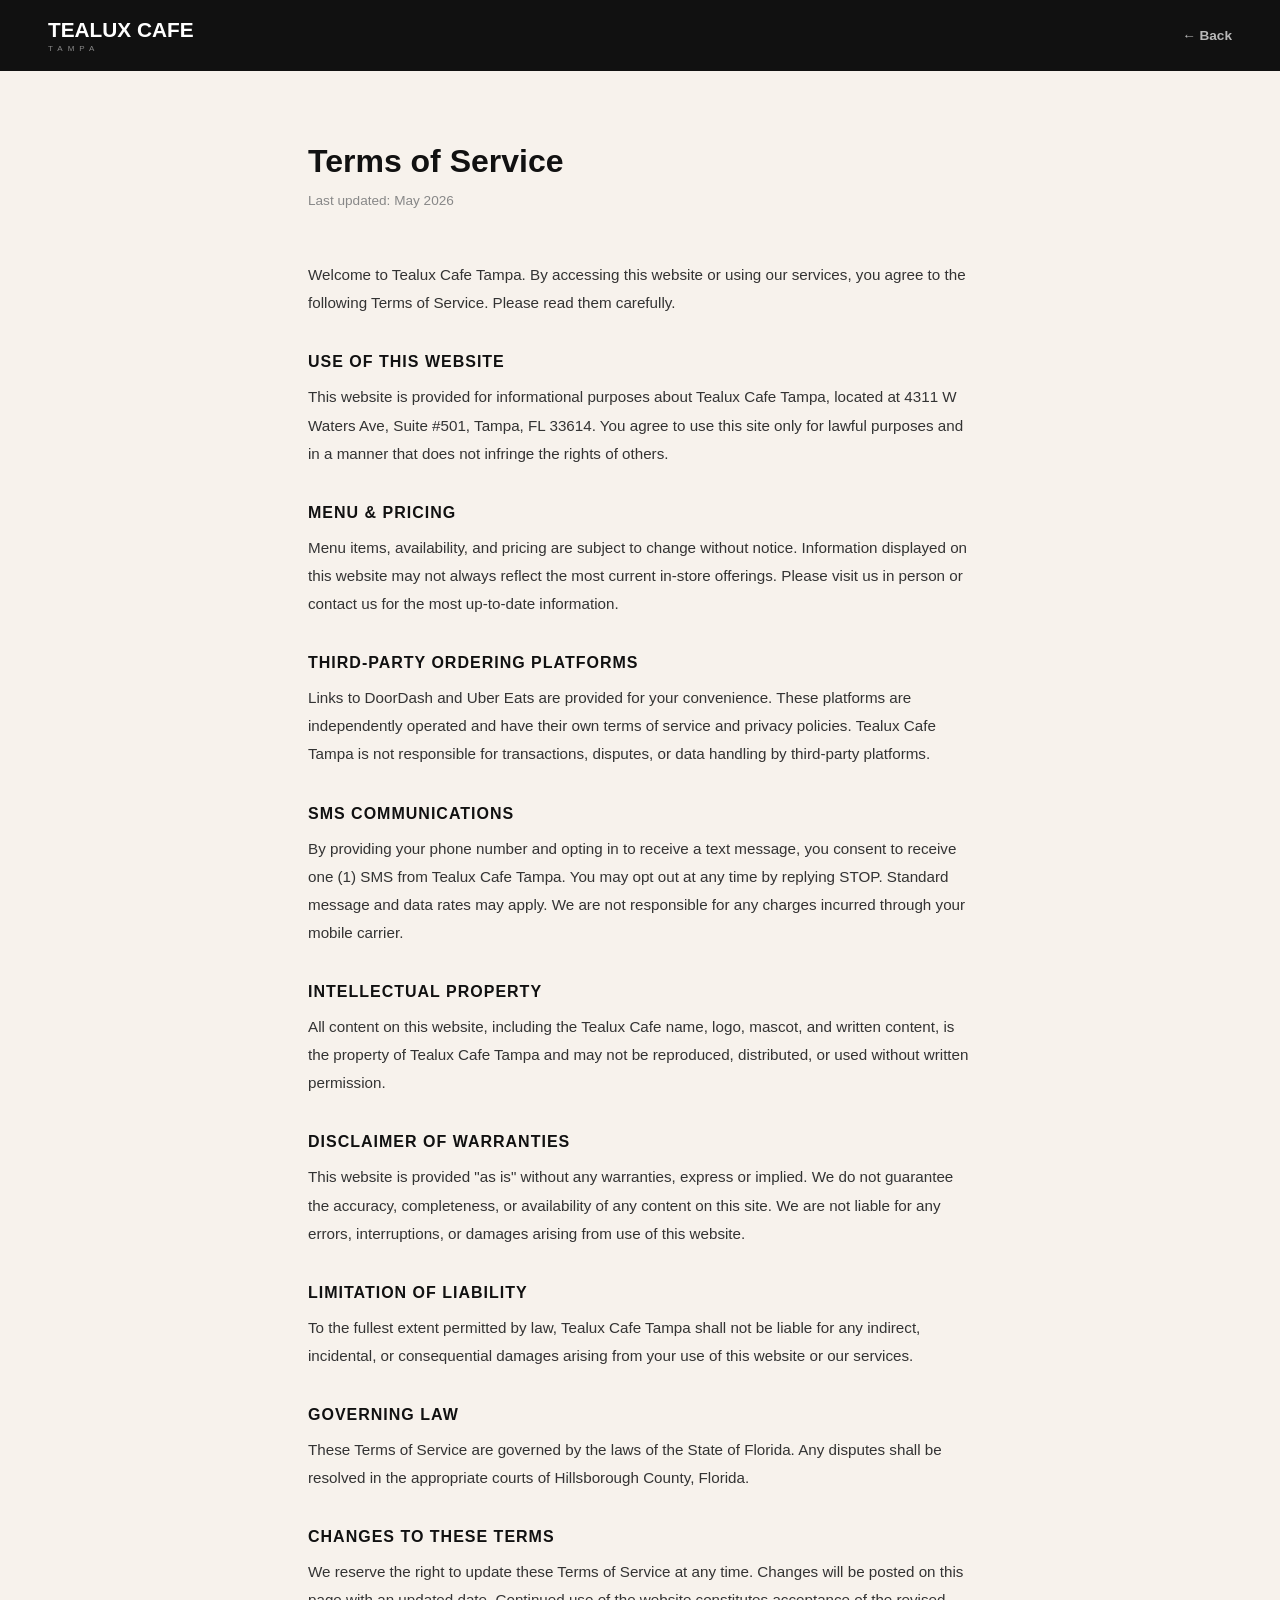
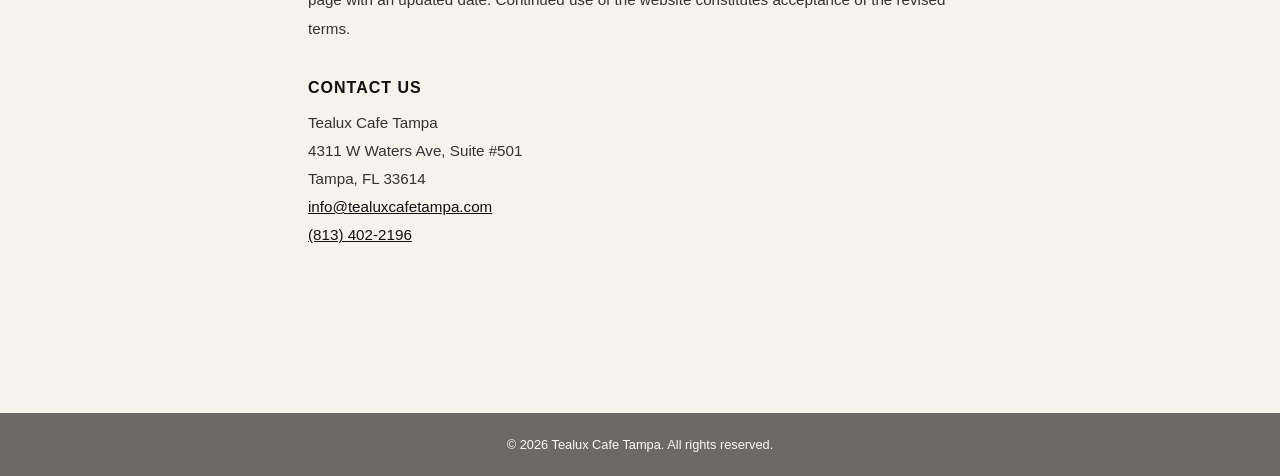
<file: terms.html>
<!DOCTYPE html>
<html lang="en">
<head>
  <meta charset="UTF-8" />
  <meta name="viewport" content="width=device-width, initial-scale=1.0" />
  <title>Terms of Service — Tealux Cafe Tampa</title>
  <style>
    :root { --black: #111111; --cream: #F7F2EC; --gold: #D4B700; }
    * { margin: 0; padding: 0; box-sizing: border-box; }
    body { font-family: Arial, sans-serif; background: var(--cream); color: var(--black); }
    nav {
      background: var(--black); padding: 18px 48px;
      display: flex; align-items: center; justify-content: space-between;
    }
    .logo { text-decoration: none; color: #fff; font-family: 'Arial Black', Arial, sans-serif; }
    .logo-main { font-size: 1.3rem; font-weight: 900; display: block; }
    .logo-sub { font-size: 0.5rem; letter-spacing: 5px; opacity: 0.5; display: block; margin-top: 2px; }
    nav a.back { color: #fff; text-decoration: none; font-size: 0.85rem; font-weight: 700; opacity: 0.7; }
    nav a.back:hover { opacity: 1; }
    .content { max-width: 760px; margin: 0 auto; padding: 72px 48px; }
    h1 { font-family: 'Arial Black', Arial, sans-serif; font-size: 2rem; font-weight: 900; margin-bottom: 8px; }
    .updated { font-size: 0.85rem; color: #888; margin-bottom: 48px; }
    h2 { font-family: 'Arial Black', Arial, sans-serif; font-size: 1rem; font-weight: 900; text-transform: uppercase;
         letter-spacing: 1px; margin: 36px 0 12px; }
    p { font-size: 0.95rem; line-height: 1.85; color: #333; margin-bottom: 12px; }
    a { color: var(--black); }
    footer { background: var(--black); color: #fff; text-align: center; padding: 24px;
             font-size: 0.8rem; opacity: 0.6; margin-top: 80px; }
    @media (max-width: 600px) { .content { padding: 48px 24px; } nav { padding: 16px 24px; } }
  </style>
</head>
<body>
  <nav>
    <a href="index.html" class="logo">
      <span class="logo-main">TEALUX CAFE</span>
      <span class="logo-sub">TAMPA</span>
    </a>
    <a href="index.html" class="back">← Back</a>
  </nav>

  <div class="content">
    <h1>Terms of Service</h1>
    <p class="updated">Last updated: May 2026</p>

    <p>Welcome to Tealux Cafe Tampa. By accessing this website or using our services, you agree to the following Terms of Service. Please read them carefully.</p>

    <h2>Use of This Website</h2>
    <p>This website is provided for informational purposes about Tealux Cafe Tampa, located at 4311 W Waters Ave, Suite #501, Tampa, FL 33614. You agree to use this site only for lawful purposes and in a manner that does not infringe the rights of others.</p>

    <h2>Menu & Pricing</h2>
    <p>Menu items, availability, and pricing are subject to change without notice. Information displayed on this website may not always reflect the most current in-store offerings. Please visit us in person or contact us for the most up-to-date information.</p>

    <h2>Third-Party Ordering Platforms</h2>
    <p>Links to DoorDash and Uber Eats are provided for your convenience. These platforms are independently operated and have their own terms of service and privacy policies. Tealux Cafe Tampa is not responsible for transactions, disputes, or data handling by third-party platforms.</p>

    <h2>SMS Communications</h2>
    <p>By providing your phone number and opting in to receive a text message, you consent to receive one (1) SMS from Tealux Cafe Tampa. You may opt out at any time by replying STOP. Standard message and data rates may apply. We are not responsible for any charges incurred through your mobile carrier.</p>

    <h2>Intellectual Property</h2>
    <p>All content on this website, including the Tealux Cafe name, logo, mascot, and written content, is the property of Tealux Cafe Tampa and may not be reproduced, distributed, or used without written permission.</p>

    <h2>Disclaimer of Warranties</h2>
    <p>This website is provided "as is" without any warranties, express or implied. We do not guarantee the accuracy, completeness, or availability of any content on this site. We are not liable for any errors, interruptions, or damages arising from use of this website.</p>

    <h2>Limitation of Liability</h2>
    <p>To the fullest extent permitted by law, Tealux Cafe Tampa shall not be liable for any indirect, incidental, or consequential damages arising from your use of this website or our services.</p>

    <h2>Governing Law</h2>
    <p>These Terms of Service are governed by the laws of the State of Florida. Any disputes shall be resolved in the appropriate courts of Hillsborough County, Florida.</p>

    <h2>Changes to These Terms</h2>
    <p>We reserve the right to update these Terms of Service at any time. Changes will be posted on this page with an updated date. Continued use of the website constitutes acceptance of the revised terms.</p>

    <h2>Contact Us</h2>
    <p>
      Tealux Cafe Tampa<br>
      4311 W Waters Ave, Suite #501<br>
      Tampa, FL 33614<br>
      <a href="mailto:info@tealuxcafetampa.com">info@tealuxcafetampa.com</a><br>
      <a href="tel:+18134022196">(813) 402-2196</a>
    </p>
  </div>

  <footer>© 2026 Tealux Cafe Tampa. All rights reserved.</footer>
</body>
</html>
</file>
